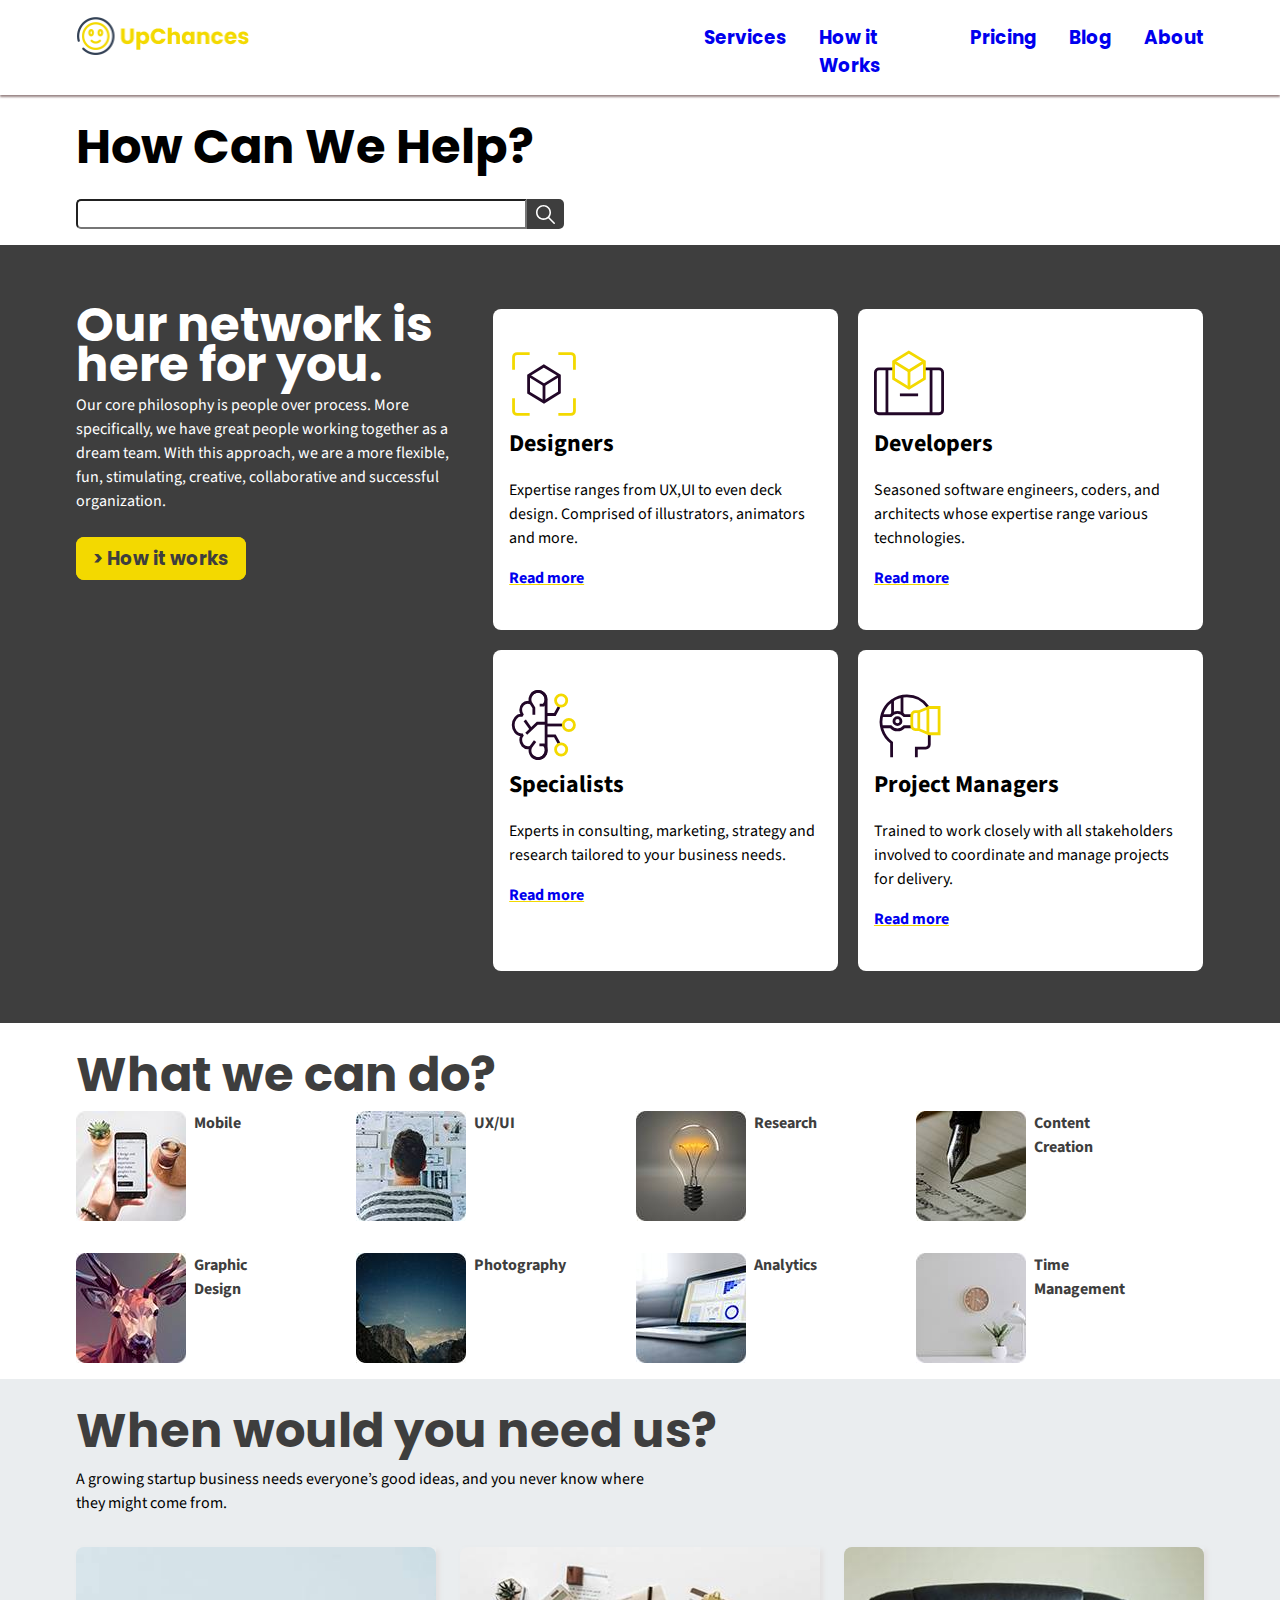
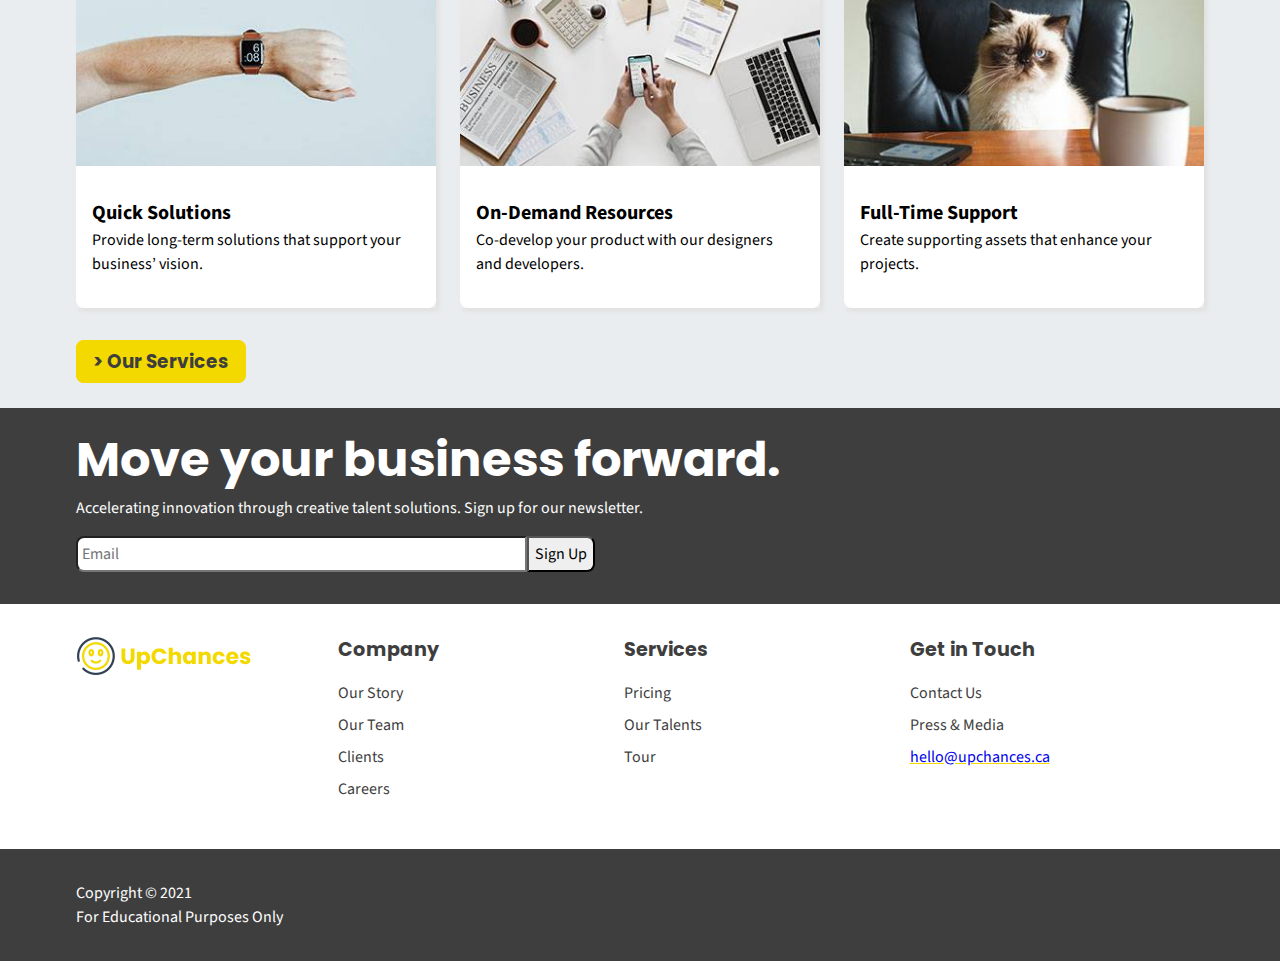
<file: index.html>
<!DOCTYPE html>
<html lang="en">
	<head>
		<meta charset="utf-8">
		<meta name="viewport" content="width=device-width, initial-scale=1.0">
		<title>Assignment 3 - upChances</title>

		<meta name="author" content="Julian De Leon | jdeleon9@nait.ca">
		<meta name="description" content="This is the framework for assignment 3 which demonstrates sticky elements, horizontal/parallax scrolling.">

		<!-- Google Fonts -->
		<link rel="preconnect" href="https://fonts.gstatic.com">
		<link href="https://fonts.googleapis.com/css2?family=Poppins&family=Source+Sans+Pro&display=swap" rel="stylesheet">

		<!-- Stylesheets -->
		<link rel="stylesheet" type="text/css" href="css/modern-reset.css">
		<link rel="stylesheet" type="text/css" href="css/styles.css">
	</head>

	<body>
		<header>
			<div class="header-bg">
			<div>
				<img src="img/logo.png" alt="UpChances logo">

				<svg xmlns="http://www.w3.org/2000/svg" xmlns:xlink="http://www.w3.org/1999/xlink" version="1.1" x="0px" y="0px" viewBox="0 0 100 125" enable-background="new 0 0 100 100" xml:space="preserve"><g><path d="M92.028,25h-84c-1.657,0-3-1.343-3-3V8c0-1.657,1.343-3,3-3h84c1.657,0,3,1.343,3,3v14C95.028,23.657,93.685,25,92.028,25z   "/></g><g><path d="M92.028,59.938h-84c-1.657,0-3-1.343-3-3v-14c0-1.657,1.343-3,3-3h84c1.657,0,3,1.343,3,3v14   C95.028,58.594,93.685,59.938,92.028,59.938z"/></g><g><path d="M92.028,94.875h-84c-1.657,0-3-1.343-3-3v-14c0-1.657,1.343-3,3-3h84c1.657,0,3,1.343,3,3v14   C95.028,93.532,93.685,94.875,92.028,94.875z"/></g></svg>							
			</div>	

			<nav>			
				<ul>
					<li><a href="#">Services</a></li>
					<li><a href="howItWorks.html">How it Works</a></li>
					<li><a href="#">Pricing</a></li>
					<li><a href="#">Blog</a></li>
					<li><a href="#">About</a></li>
				</ul>
			</nav>	
			</div>			
		</header>

		<main>
			<div>
				<div class="search">
					<p>How Can We Help?</p>
				
					<form action="#" role="search" method="GET">
						<label for="searchBar" class="sr-only">Search</label>
						<input id="searchBar" type="text" name="searchBar">
						<button type="submit" class="magnifyingGlass">
							<svg xmlns="http://www.w3.org/2000/svg" viewBox="0 0 488 488"><g><g><path fill-rule="evenodd" class="shp0" d="M481.8 481.6C473.6 489.8 461.4 489.8 453.2 481.6L312.7 341.1C279.7 367 238.1 382.5 192.9 382.5C86.5 382.5 0 296.8 0 191.4C0 86 86.7 0.2 193.1 0.2C299.5 0.2 386 85.9 386 191.3C386 237.5 369.4 279.8 341.8 312.9L481.8 453C490 461.2 490 473.4 481.8 481.6ZM192.9 341.5C276.6 341.5 344.8 274.2 344.8 191.4C344.8 108.6 276.6 41.3 192.9 41.3C109.2 41.3 41 108.6 41 191.4C41 274.1 109.2 341.5 192.9 341.5Z" /></g></g></svg>
						</button>
					</form>	
				</div>
			</div>

			<div class="BG-grey">
				<section>
					<div class="network">
						<h1>Our network is here for you.</h1>
						<p>
							Our core philosophy is people over process. More specifically, we have great people working together as a dream team. With this approach, we are a more flexible, fun, stimulating, creative, collaborative and successful organization.
						</p>
					

						<a href="howItWorks.html">&gt; How it works</a>
					</div>

					<div class="cards-1">
						<div>
							<svg viewBox="0 0 200 200" xmlns="http://www.w3.org/2000/svg"><title>Virtual Reality icons</title><line x1="100" y1="101.93" x2="100" y2="149.93" fill="none" stroke="#220728" stroke-miterlimit="10" stroke-width="8"/><line x1="56" y1="75.5" x2="100" y2="102.49" fill="none" stroke="#220728" stroke-miterlimit="10" stroke-width="7.94"/><line x1="144" y1="75.5" x2="100" y2="102.49" fill="none" stroke="#220728" stroke-miterlimit="10" stroke-width="8"/><polygon points="144 75.5 144 124.28 100 151.6 56 124.61 56 75.5 99.5 48.4 144 75.5" fill="none" stroke="#220728" stroke-miterlimit="10" stroke-width="8"/><path d="M187,141v36a10,10,0,0,1-10,10H141" fill="none" stroke="#f3d900" stroke-miterlimit="10" stroke-width="8"/><path d="M141,13h36a10,10,0,0,1,10,10V59" fill="none" stroke="#f3d900" stroke-miterlimit="10" stroke-width="8"/><path d="M13,59V23A10,10,0,0,1,23,13H59" fill="none" stroke="#f3d900" stroke-miterlimit="10" stroke-width="8"/><path d="M59,187H23a10,10,0,0,1-10-10V141" fill="none" stroke="#f3d900" stroke-miterlimit="10" stroke-width="8"/></svg>

							<h2>Designers</h2>
							<p>
								Expertise ranges from UX,UI to even deck design. Comprised of illustrators, animators and more.
							</p>
							<a href="#">Read more</a>
						</div>

						<div>
							<svg viewBox="0 0 200 200" xmlns="http://www.w3.org/2000/svg"><title>Virtual Reality icons</title><path d="M145,57h41a10,10,0,0,1,10,10V175a10,10,0,0,1-10,10H14A10,10,0,0,1,4,175V67A10,10,0,0,1,14,57H55.5" fill="none" stroke="#220728" stroke-miterlimit="10" stroke-width="8"/><line x1="163.03" y1="56.97" x2="163.03" y2="185.03" fill="none" stroke="#220728" stroke-miterlimit="10" stroke-width="8"/><line x1="36.97" y1="56.97" x2="36.97" y2="185.03" fill="none" stroke="#220728" stroke-miterlimit="10" stroke-width="8"/><line x1="100" y1="62.23" x2="100" y2="110.23" fill="none" stroke="#f3d900" stroke-miterlimit="10" stroke-width="8"/><line x1="56" y1="35.8" x2="100" y2="62.79" fill="none" stroke="#f3d900" stroke-miterlimit="10" stroke-width="7.94"/><line x1="144" y1="35.8" x2="100" y2="62.79" fill="none" stroke="#f3d900" stroke-miterlimit="10" stroke-width="8"/><polygon points="144 35.8 144 84.58 100 111.9 56 84.91 56 35.8 99.5 8.7 144 35.8" fill="none" stroke="#f3d900" stroke-miterlimit="10" stroke-width="8"/><line x1="74" y1="131" x2="126" y2="131" fill="none" stroke="#220728" stroke-miterlimit="10" stroke-width="8"/></svg>

							<h2>Developers</h2>
							<p>
								Seasoned software engineers, coders, and architects whose expertise range various technologies.
							</p>
							<a href="#">Read more</a>
						</div>

						<div>
							<svg viewBox="0 0 200 200" xmlns="http://www.w3.org/2000/svg"><title>artificial intelligence</title><path d="M106,27A23,23,0,1,0,62.45,37.33a18.45,18.45,0,0,0-9-2.33c-11,0-20,9.85-20,22a23.09,23.09,0,0,0,5.81,15.5A19.12,19.12,0,0,0,35,72c-12.7,0-23,12.54-23,28s10.3,28,23,28a19.12,19.12,0,0,0,4.31-.5A23.09,23.09,0,0,0,33.5,143c0,12.15,9,22,20,22a18.45,18.45,0,0,0,9-2.33A23,23,0,1,0,106,173c0-.34,0-0.67,0-1h0V28h0C106,27.67,106,27.34,106,27Z" fill="none" stroke="#220728" stroke-linejoin="bevel" stroke-width="8"/><path d="M67.26,189.26a23,23,0,0,0,32.53-32.53H86.9" fill="none" stroke="#220728" stroke-miterlimit="10" stroke-width="8"/><path d="M66.26,10.74A23,23,0,0,1,98.79,43.26H87.67" fill="none" stroke="#220728" stroke-miterlimit="10" stroke-width="8"/><polyline points="106 95 81 95 49.25 124.76" fill="none" stroke="#220728" stroke-miterlimit="10" stroke-width="8"/><line x1="44.97" y1="86.65" x2="62.45" y2="111.44" fill="none" stroke="#220728" stroke-miterlimit="10" stroke-width="8"/><line x1="62.45" y1="162.67" x2="74.5" y2="146" fill="none" stroke="#220728" stroke-miterlimit="10" stroke-width="8"/><polyline points="62.45 37.49 71 51 71 71" fill="none" stroke="#220728" stroke-miterlimit="10" stroke-width="8"/><line x1="152" y1="100" x2="104" y2="100" fill="none" stroke="#220728" stroke-miterlimit="10" stroke-width="8"/><polyline points="107 131 131 131 143 152.67" fill="none" stroke="#220728" stroke-miterlimit="10" stroke-width="8"/><polyline points="107 70 131 70 143 48.33" fill="none" stroke="#220728" stroke-miterlimit="10" stroke-width="8"/><circle cx="171" cy="100" r="16" fill="none" stroke="#f3d900" stroke-miterlimit="10" stroke-width="8"/><circle cx="149" cy="170" r="16" fill="none" stroke="#f3d900" stroke-miterlimit="10" stroke-width="8"/><circle cx="149" cy="30" r="16" fill="none" stroke="#f3d900" stroke-miterlimit="10" stroke-width="8"/></svg>

							<h2>Specialists</h2>
							<p>
								Experts in consulting, marketing, strategy and research tailored to your business needs.
							</p>
							<a href="#">Read more</a>
						</div>

						<div>
							<svg viewBox="0 0 200 200" xmlns="http://www.w3.org/2000/svg"><title>Virtual Reality icons</title><path d="M50.39,192l-0.16-41.61A73.91,73.91,0,0,1,94,16.91c25.05,0,46.81,12.46,60.41,31.53" fill="none" stroke="#220728" stroke-miterlimit="10" stroke-width="8"/><path d="M21,105H47.79a25,25,0,0,0,38.41,0H107" fill="none" stroke="#220728" stroke-miterlimit="10" stroke-width="8"/><path d="M107,73H86.21a25,25,0,0,0-38.41,0H21" fill="none" stroke="#220728" stroke-miterlimit="10" stroke-width="8"/><path d="M158,127v29a10,10,0,0,1-10,10H121v26" fill="none" stroke="#220728" stroke-miterlimit="10" stroke-width="8"/><line x1="154" y1="125" x2="154" y2="50" fill="none" stroke="#f3d900" stroke-miterlimit="10" stroke-width="8"/><path d="M128,113H118a10,10,0,0,1-10-10V72a10,10,0,0,1,10-10h10l29-12h29v75H157Z" fill="none" stroke="#f3d900" stroke-miterlimit="10" stroke-width="8"/><line x1="128" y1="111" x2="128" y2="62" fill="none" stroke="#f3d900" stroke-miterlimit="10" stroke-width="8"/><circle cx="67" cy="89" r="10" fill="none" stroke="#220728" stroke-miterlimit="10" stroke-width="8"/><line x1="53" y1="68.12" x2="53" y2="28" fill="none" stroke="#220728" stroke-miterlimit="10" stroke-width="8"/><line x1="80" y1="18" x2="80" y2="67.12" fill="none" stroke="#220728" stroke-miterlimit="10" stroke-width="8"/></svg>

							<h2>Project Managers</h2>
							<p>
								Trained to work closely with all stakeholders involved to coordinate and manage projects for delivery.
							</p>
							<a href="#">Read more</a>
						</div>
					</div> <!-- end of card container -->		
				</section> 
			</div> <!-- end of card BG -->	

			<section class="scroll-section">
				<h2>What we can do?</h2>

				<div class="horizontal-scroll">
					<div>
						<img src="img/mobile.jpg" alt="image of a hand holding a phone">
						<p>Mobile</p>
					</div>

					<div>
						<img src="img/uxui.jpg" alt="image of person looking at designs on a wall">
						<p>UX/UI</p>
					</div>

					<div>
						<img src="img/research.jpg" alt="image of a lightbulb">
						<p>Research</p>
					</div>

					<div>
						<img src="img/writing.jpg" alt="image of a calligraphy pen">
						<p>Content Creation</p>
					</div>

					<div>
						<img src="img/graphic.jpg" alt="image of a deer design">
						<p>Graphic Design</p>
					</div>

					<div>
						<img src="img/photography.jpg" alt="image of mountain landscape at dusk">
						<p>Photography</p>
					</div>

					<div>
						<img src="img/analytics.jpg" alt="image of laptop displaying analytics">
						<p>Analytics</p>
					</div>

					<div>
						<img src="img/time.jpg" alt="image of clock on a wall">
						<p>Time Management</p>
					</div>
				</div> <!-- end of scroll container -->	
			</section>

			<section class="cards-2-bg">
				<div class="cards-2">
					<h2>When would you need us?</h2>
					<p>A growing startup business needs everyone’s good ideas, and you never know where they might come from. </p>

					<div class="card-container">
						<div class="card">
							<picture>
								<source srcset="img/solutions-lg.jpg" media="(min-width: 750px)">
								<img src="img/solutions-thumb.jpg" alt="picture of arm wearing smartwatch">
							</picture>

							<div>
								<h3>Quick Solutions</h3>
								<p>
									Provide long-term solutions that support your business’ vision.
								</p>
							</div>
						</div>

						<div class="card">
							<picture>
								<source srcset="img/resources-lg.jpg" media="(min-width: 750px)">
								<img src="img/resources-thumb.jpg" alt="picture workspace desk">
							</picture>

							<div>
								<h3>On-Demand Resources</h3>
								<p>
									Co-develop your product with our designers and developers.
								</p>
							</div>
						</div>

						<div class="card">
							<picture>
								<source srcset="img/support-lg.jpg" media="(min-width: 750px)">
								<img src="img/support-thumb.jpg" alt="cat sitting in office chair">
							</picture>

							<div>
								<h3>Full-Time Support</h3>
								<p>
									Create supporting assets that enhance your projects.
								</p>
							</div>
						</div>
					</div> <!-- end of card container -->
					
					<a href="#">> Our Services</a>
				</div>
			</section>

			<div class="sign-up-bg">
				<section class="sign-up">
					<h2>Move your business forward.</h2>

					<p>
						Accelerating innovation through creative talent solutions. Sign up for our newsletter.
					</p>

					<form method="POST" action="#">
						<label for="email" class="sr-only">Email</label>
						<input type="email" id=email name="email" placeholder="Email" required>
						<input type="submit" value="Sign Up">
					</form>
				</section>
			</div>
		</main>

		<footer>
			<div class="footer-links">
				<img src="img/logo.png" alt="UpChances logo">

				<div class="footer-links-text">
					<div>
						<p>Company</p>
						<ul>
							<li>Our Story</li>
							<li>Our Team</li>
							<li>Clients</li>
							<li>Careers</li>
						</ul>
					</div>

					<div>
						<p>Services</p>
						<ul>
							<li>Pricing</li>
							<li>Our Talents</li>
							<li>Tour</li>						
						</ul>
					</div>

					<div>
						<p>Get in Touch</p>
						<ul>
							<li>Contact Us</li>
							<li>Press & Media</li>
							<li><a href="#">hello@upchances.ca</a></li>
						</ul>
					</div>
				</div>
			</div>

			<div class="footer-bg">
				<div>
					<p>Copyright &copy; 2021</p>
					<p>For Educational Purposes Only</p>
				</div>
			</div>
		</footer>

		<script src="js/main.js"></script>
	</body>
	
</html>
</file>
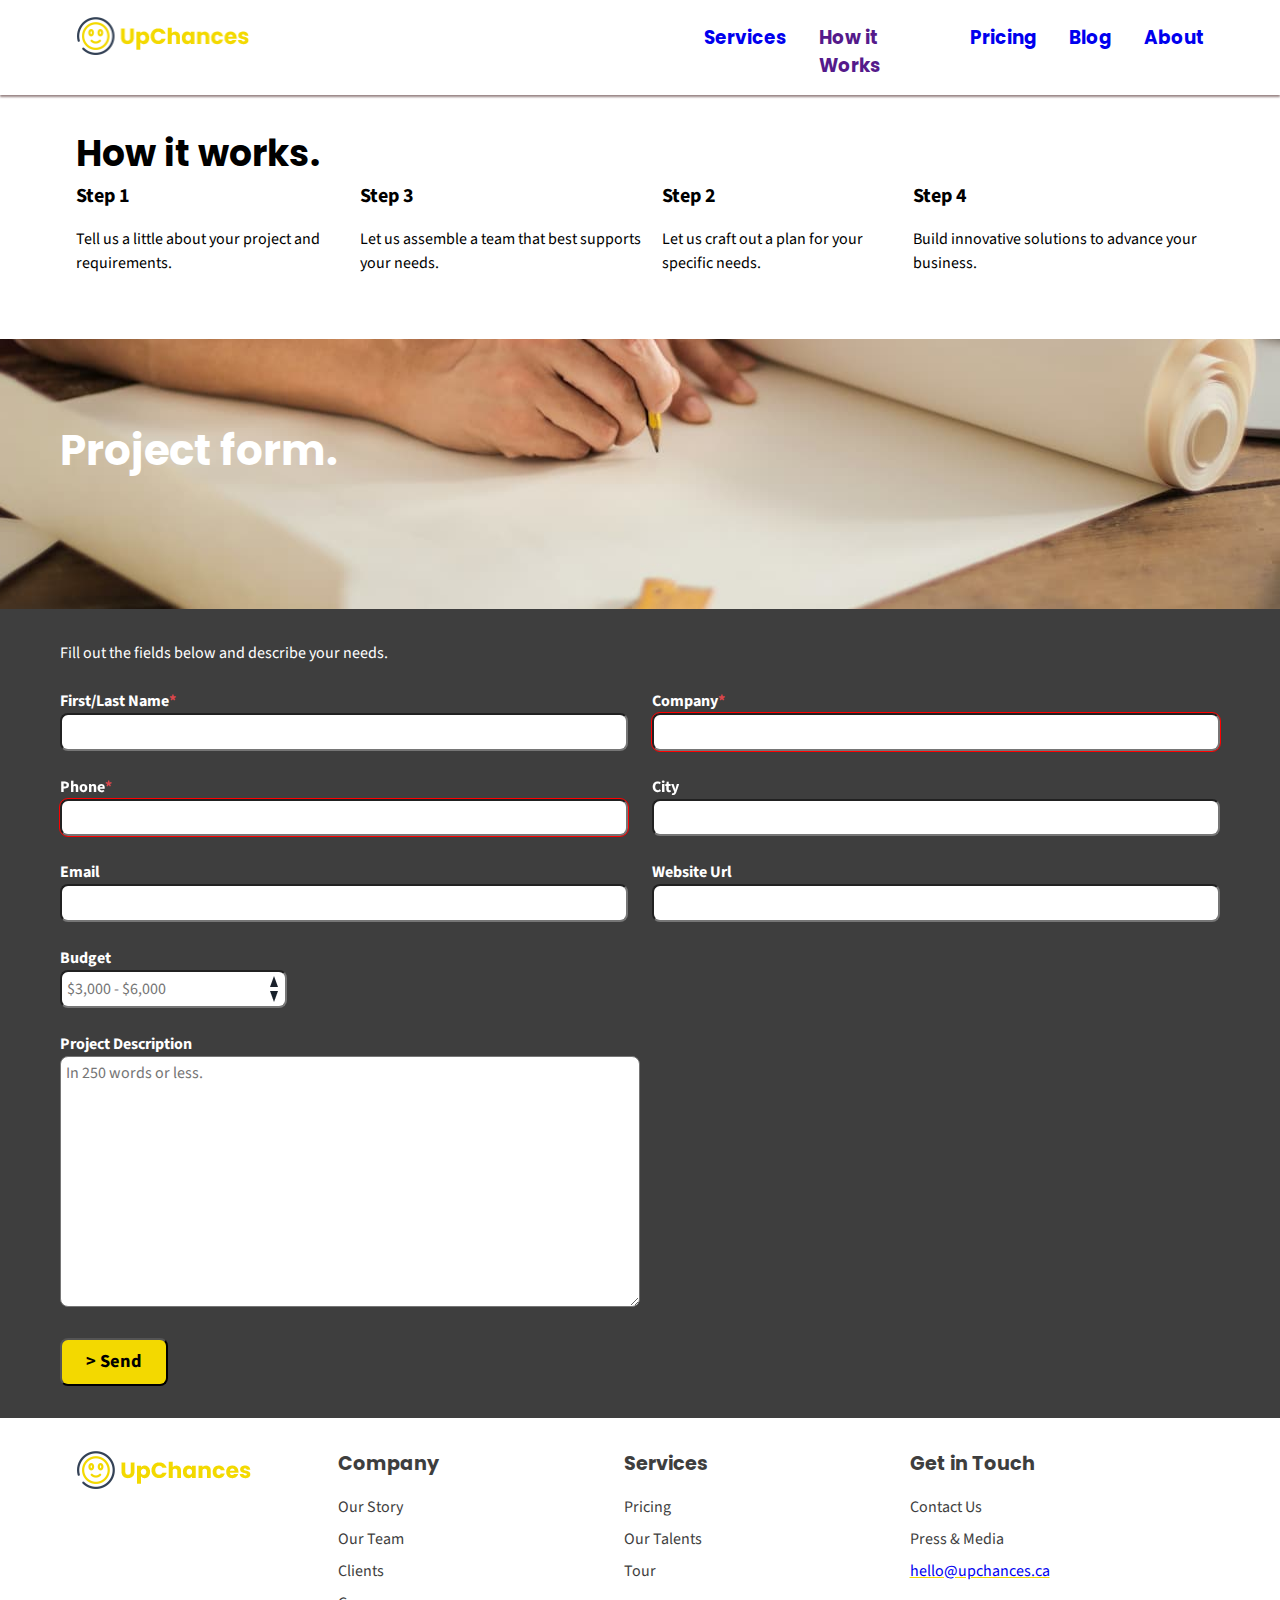
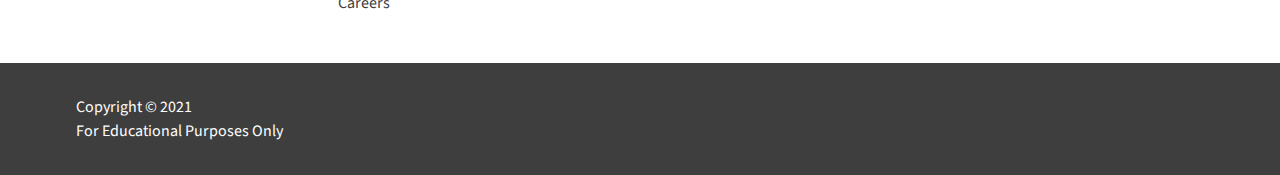
<file: howItWorks.html>
<!DOCTYPE html>
<html lang="en">
	<head>
		<meta charset="utf-8">
		<meta name="viewport" content="width=device-width, initial-scale=1.0">
		<title>Upchanes - How It Works</title>

		<meta name="author" content="Julian De Leon | jdeleon9@nait.ca">
		<meta name="description" content="This is the framework for assignment 3 which demonstrates sticky elements, horizontal/parallax scrolling.">

		<!-- Google Fonts -->
		<link rel="preconnect" href="https://fonts.gstatic.com">
		<link href="https://fonts.googleapis.com/css2?family=Poppins&family=Source+Sans+Pro&display=swap" rel="stylesheet">

		<!-- Stylesheets -->
		<link rel="stylesheet" type="text/css" href="css/modern-reset.css">
		<link rel="stylesheet" type="text/css" href="css/styles.css">
	</head>

	<body>
		<header>
			<div class="header-bg">
			<div>
				<a href="index.html"><img src="img/logo.png" alt="UpChances logo"></a>

				<svg xmlns="http://www.w3.org/2000/svg" xmlns:xlink="http://www.w3.org/1999/xlink" version="1.1" x="0px" y="0px" viewBox="0 0 100 125" enable-background="new 0 0 100 100" xml:space="preserve"><g><path d="M92.028,25h-84c-1.657,0-3-1.343-3-3V8c0-1.657,1.343-3,3-3h84c1.657,0,3,1.343,3,3v14C95.028,23.657,93.685,25,92.028,25z   "/></g><g><path d="M92.028,59.938h-84c-1.657,0-3-1.343-3-3v-14c0-1.657,1.343-3,3-3h84c1.657,0,3,1.343,3,3v14   C95.028,58.594,93.685,59.938,92.028,59.938z"/></g><g><path d="M92.028,94.875h-84c-1.657,0-3-1.343-3-3v-14c0-1.657,1.343-3,3-3h84c1.657,0,3,1.343,3,3v14   C95.028,93.532,93.685,94.875,92.028,94.875z"/></g></svg>							
			</div>	

			<nav>			
				<ul>
					<li><a href="#">Services</a></li>
					<li><a href="">How it Works</a></li>
					<li><a href="#">Pricing</a></li>
					<li><a href="#">Blog</a></li>
					<li><a href="#">About</a></li>
				</ul>
			</nav>	
			</div>			
		</header>

		<main>
			<div>
                <div class="steps">
                    <h1>How it works.</h1>

                    <div class="steps-content">
                        <div>
                            <h2>Step 1</h2>
                            <p>
                                Tell us a little about your project and requirements.                          
                            </p>
                        </div>

                        <div>
                            <h2>Step 2</h2>
                            <p>
                                Let us craft out a plan for your specific needs.
                            
                            </p>
                        </div>

                        <div>
                            <h2>Step 3</h2>
                            <p>
                                Let us assemble a team that best supports your needs.
                            
                            </p>
                        </div>

                        <div>
                            <h2>Step 4</h2>
                            <p>
                                Build innovative solutions to advance your business.
                            
                            </p>
                        </div>
                    </div>
                </div>
            </div>

            <div class="parallax-bg">
                <h2>Project form.</h2>
            </div>

            <div class="form-bg">
                <div class="form-content">
                    <p>
                        Fill out the fields below and describe your needs.
                    </p>

                    <form class="form" action="#" method="post">
                        <div>
                            <label for="name">First/Last Name<span>*</span></label>
                            <input type="text" name="name" id="name" autofocus required>
                        </div>

                        <div>
                            <label for="company">Company<span>*</span></label>
                            <input type="text" name="company" id="company" required>
                        </div>

                        <div>
                            <label for="phone">Phone<span>*</span></label>
                            <input type="tel" name="phone" id="phone" maxlength="10" required>
                        </div>

                        <div>
                            <label for="city">City</label>
                            <input type="text" name="city" id="city">
                        </div>

                        <div>
                            <label for="email">Email</label>
                            <input type="email" name="email" id="email" autocomplete="off">
                        </div>

                        <div>
                            <label for="url">Website Url</label>
                            <input type="url" name="url" id="url">
                        </div>

                        <div>
                            <label for="budget">Budget</label>
                            <input type="text" name="budget" id="budget" placeholder="$3,000 - $6,000">
                        </div>      

                        <div class="exclude">
                            <label for="description">Project Description</label>
                            <textarea name="description" id="description" cols="30" rows="10" placeholder="In 250 words or less."></textarea>
                        </div>

                        <input class="exclude" type="submit" id="submit" name="submit" value="> Send">
                    </form>
                </div>
            </div>

		</main>

		<footer>
			<div class="footer-links">
				<img src="img/logo.png" alt="UpChances logo">

				<div class="footer-links-text">
					<div>
						<p>Company</p>
						<ul>
							<li>Our Story</li>
							<li>Our Team</li>
							<li>Clients</li>
							<li>Careers</li>
						</ul>
					</div>

					<div>
						<p>Services</p>
						<ul>
							<li>Pricing</li>
							<li>Our Talents</li>
							<li>Tour</li>						
						</ul>
					</div>

					<div>
						<p>Get in Touch</p>
						<ul>
							<li>Contact Us</li>
							<li>Press & Media</li>
							<li><a href="#">hello@upchances.ca</a></li>
						</ul>
					</div>
				</div>
			</div>

			<div class="footer-bg">
				<div>
					<p>Copyright &copy; 2021</p>
					<p>For Educational Purposes Only</p>
				</div>
			</div>
		</footer>

		<script src="js/main.js"></script>
	</body>
	
</html>
</file>
<file: css/styles.css>
/* VARIABLES */
:root {
	--poppins: 'Poppins', sans-serif;
    --sourceSans: 'Source Sans Pro', sans-serif;

    --yellow: #f3d900;
    --grey: #3e3e3e;
}

/* UNIVERSAL STYLES */

.cards-1 svg {
    width: 70px;
}

.header-bg div {
    display: flex;
    justify-content: space-between;
    padding: 1rem;
    box-shadow: 0px 2px 2px rgba(145, 123, 123, 0.932);     
    background-color: #fff;
}

header {
    position: sticky;
    top: 0;  
}

.header-bg div>img {
    height: 40px;
}


/* HOME PAGE */

.header-bg div>svg {
    background-color: var(--yellow);
    height: 35px;
    width: 35px;
    padding: 0 7px;
    border-radius: 50%;  
}

nav ul li a {
    text-decoration: none;
    font-family: var(--poppins);
    font-size: 2.25rem;
    font-weight: bold;  
}

nav ul li {  
    border-top: 1px solid #d3d3d3;
    padding: 1rem;
    
}

nav ul {
    list-style-type: none;
    padding: 0;
    border-bottom: 1px solid #d3d3d3;   
}

header nav {
    position: absolute; 
    width: 100%; 
    background-color: #fff;
    max-height: 0;
    overflow: hidden;
    transition: max-height 0.5s ease-in-out;   
}

.show-nav {
    max-height: 450px;   
    z-index: 1;
}

.search {
    padding: 1rem;  
}

.search p {
    font-family: var(--poppins);
    font-weight: bold;
    font-size: 3rem;
}

.sr-only {
	position: absolute;
	left: -9999px;
	top: auto;
	width: 1px;
	height: 1px;
	overflow: hidden;
}

.magnifyingGlass {
    border: none;
    background-color: var(--grey);
    border-top-right-radius: 5px;
    border-bottom-right-radius: 5px;
}

.magnifyingGlass:hover {
    cursor: pointer;
}

.magnifyingGlass svg {
    width: 25px;
    padding: 3px;
    fill: #fff;
    vertical-align: middle;
}

form[role=search] {
    display: flex;
}

input[id=searchBar] {
    width: 100%;
    border-top-left-radius: 5px;
    border-bottom-left-radius: 5px;
}

.BG-grey {
    background-color: var(--grey);
}

.BG-grey section {
    margin-top: 2rem;
    padding: 2rem 1rem;
}

.network h1 {
    color: #fff;
    font-family: var(--poppins);
    font-size: 3rem;
    line-height: 2.5rem;
    margin-bottom: 0.5rem;
}

.network p {
    color: #fff;
    font-family: var(--sourceSans);
    font-size: 1rem;
    margin-bottom: 2rem;
}

.network a {
    color: var(--grey);
    font-size: 1.15rem;
    font-family: var(--poppins);
    font-weight: bold;
    border: 1px solid var(--yellow);
    background-color: var(--yellow);
    text-decoration: none;
    border-radius: 0.5rem;
    padding: 0.5rem 1rem;
}

.cards-1 {
    background-color: #fff;
    margin-top: 2rem;
    border-radius: 5px;
    padding: 2.5rem 1rem 0.5rem 1rem;
    font-family: var(--sourceSans);
}

.cards-1 div a {
    text-decoration-color: var(--yellow);
    
    font-weight: bold;
}

.cards-1 div p {
    margin: 1rem 0;
}

.cards-1 div {
    margin-bottom: 2rem;
}

.horizontal-scroll {
    display: grid;
    column-gap: 1rem;
    grid-template-columns: repeat(4, 200px);   
    overflow: scroll;
}

.horizontal-scroll::-webkit-scrollbar {
    background: transparent;
    width: 0;
}

.horizontal-scroll div {
    display: flex;
    padding: 1rem;
}

.horizontal-scroll div p { 
    padding-left: 0.5rem;   
    color: var(--grey);
    font-weight: 700;
    font-family: var(--sourceSans);
}

.scroll-section h2 {
    padding: 2rem 0 0 1rem;
    color: var(--grey);
    font-family: var(--poppins);
    font-weight: 700;
    font-size: 3rem;
    line-height: 2.5rem;
}

.cards-2 h2 {
    font-size: 3rem;  
    line-height: 2.5rem; 
    color: var(--grey);
    font-weight: 700;
    font-family: var(--poppins);
    margin-bottom: 1rem;
}

.cards-2 {
    padding: 2rem 1rem;
}

.cards-2 h3 {
    font-family: var(--sourceSans);
    font-size: 1.25rem;
    font-weight: 700;
}

.cards-2 p {
    font-family: var(--sourceSans);
}

.cards-2 > p {
    margin-bottom: 2rem;
}

.cards-2-bg {
    background-color: #eaedef;
}

.card div {
    padding: 2rem 2rem 2rem 1rem;
    background-color: #fff;   
    border-bottom-left-radius: 0.5rem;
    border-bottom-right-radius: 0.5rem;
}

.card picture img {   
    border-top-left-radius: 0.5rem;
    border-top-right-radius: 0.5rem;
}

.card {   
    box-shadow: 3px 3px 5px #e2dfdf;
    margin-bottom: 2.5rem;
}

.cards-2 a {
    color: var(--grey);
    font-size: 1.15rem;
    font-family: var(--poppins);
    font-weight: bold;
    border: 1px solid var(--yellow);
    background-color: var(--yellow);
    text-decoration: none;
    border-radius: 0.5rem;
    padding: 0.5rem 1rem;
}

.sign-up-bg {
    background-color: var(--grey);
}

.sign-up h2 {
    font-family: var(--poppins);
    font-weight: 700;
    color: #fff;
    font-size: 3rem;
    line-height: 2.5rem;
}

.sign-up {
    padding: 2rem 1rem 2rem 1rem;
}

.sign-up p {
    font-family: var(--sourceSans);
    color: #fff;
    margin: 1rem 0;
}

.sign-up form {
    display: flex;
}

.sign-up form input[type=email] {
    padding: 0.25rem;
    font-family: var(--sourceSans);
    border-top-left-radius: 0.5rem;
    border-bottom-left-radius: 0.5rem;
    width: 100%;
}

.sign-up input[type=submit] {
    font-family: var(--sourceSans);
    border-top-right-radius: 0.5rem;
    border-bottom-right-radius: 0.5rem;
}

.footer-links {
    padding: 2rem 1rem;
    color: var(--grey);
}

.footer-links img {
    margin-bottom: 2rem;
}

.footer-bg {
    background-color: var(--grey);
}

.footer-bg div {
    font-family: var(--sourceSans);
    color: #fff;
    padding: 2rem 1rem;
}

.footer-links-text div p {
    font-family: var(--poppins);
    font-weight: 700;
    font-size: 1.2rem;
}

.footer-links-text ul {
    list-style-type: none;
    padding: 0;
}

.footer-links-text ul li a {
    text-decoration-color: var(--yellow);
    
}

.footer-links-text ul li {
    font-family: var(--sourceSans);
    margin-bottom: 0.5rem;
}

/* HOW IT WORKS */

.steps p, .form-content p {
    font-family: var(--sourceSans);
}

.steps-content h2 {
    font-family: var(--sourceSans);
    font-size: 1.25rem;
    font-weight: 700;
}

.form label {
    font-family: var(--sourceSans);
    font-weight: bold;
    display: block;
}

.form label span {
    color: #db464b;
}

.form-bg {
    background-color: var(--grey);
    color: #fff;
    padding: 2rem 1rem;
}

.form-content p {
    padding-bottom: 1.5rem;
}

.steps h1 {
    font-family: var(--poppins);
    font-weight: 700;
    font-size: 2.25rem;
}

.steps {
    padding: 2rem 1rem;
}

.steps-content div {
    padding-bottom: 2rem;
}

.steps-content div h2 {
    padding-bottom: 1rem;
}

.parallax-bg {
    background-image: url('../img/form-banner-sm.jpg');
    background-position: center bottom;
    height: 270px;
    background-repeat: no-repeat;
    background-attachment: fixed;
    color: #fff;
    font-family: var(--poppins);
    font-weight: 700;
    font-size: 1.75rem;
    padding: 5rem 1rem;
}

form div {
    padding-bottom: 1.5rem;
}

.form input, textarea {
    width: 100%;
    border-radius: 0.5rem;
    font-family: var(--sourceSans);
    padding: 0.3rem;
}

*:focus {
	outline: none !important;
}

.form input[id=name]:invalid,
.form input[id=company]:invalid,
.form input[type=tel]:invalid {
    outline: 1px solid red;
}

.form input[id=name]:valid,
.form input[id=company]:valid,
.form input[type=tel]:valid {
    outline: 1px solid green;
    background-image: url('../img/checkmark.svg');
    background-repeat: no-repeat;
    background-position: center right 5px;
}

.form input[id=budget] {
    background-image: url('../img/select-arrow.png');
    background-repeat: no-repeat;
    background-position: center right 5px;

}

.form input[type=submit] {
    width: unset;
    background-color: var(--yellow);
    font-weight: bold;
    font-size: 1.15rem;
    padding: 0.5rem 1.5rem;
}


/* Two-column View */
@media only screen and (min-width: 750px) {
    .search p {
        margin-bottom: 1rem;
    }

    .network p, .cards-2>p, .sign-up p {
        padding-right: 10rem;
    }

    .cards-1 {
        display: flex;
        flex-wrap: wrap;     
        background-color: unset;
        margin: 0;
        padding: 2rem 0 0 0;
    }

    .cards-1 div {
        width: 48.5%;
        background-color: #fff;
        padding: 2.5rem 1rem;
        border-radius: 0.5rem;
        margin-bottom: 1.25rem;
    }

    .cards-1 div:nth-child(odd) {
        margin-right: 1.25rem;
    }

    .card {
        display: flex;
    }

    .card div {
        width: 50%;
        border-top-right-radius: 0.5rem;
        border-bottom-right-radius: 0.5rem;
        border-bottom-left-radius: 0;
    }

    .card picture img {
        border-top-left-radius: 0.5rem;
        border-bottom-left-radius: 0.5rem;
        border-top-right-radius: 0;
    }

    .footer-links-text {
        display: flex;   
    }

    .footer-links-text div {
        width: 33%;
    }  

    .steps-content {
        display: flex;
        
        flex-wrap: wrap;
    }

    .steps-content div {
       width: 50%;
    }

    .steps-content div:nth-child(1) {
        order: 0;
    }

    .steps-content div:nth-child(2) {
        order: 2;
    }

    .steps-content div:nth-child(3) {
        order: 1;
    }

    .steps-content div:nth-child(4) {
        order: 3;
    }

    .parallax-bg {
        background-image: url('../img/form-banner-md.jpg');
        background-position: center;
    }

    .form {
        display: flex;   
        flex-wrap: wrap;
        justify-content: space-between;
    }

    div.exclude {
        flex-basis: 100%;
    }

    .form div:not(.exclude) {
       width: 49%
    }

}

/* Largest View */
@media only screen and (min-width: 1160px) {
    .header-bg svg {
        display: none;
    }

    .header-bg nav {
        max-height: unset;
        position: unset;
        margin: 0.5rem 0 0 26rem;
    }

    .network p {
        padding-right: 0;
    }

    .cards-2>p, .sign-up p {
        padding-right: 35rem;
    }

    header {
        box-shadow: 0px 2px 2px rgba(145, 123, 123, 0.932);
        background-color: #fff;  
    }

    .header-bg {
        display: flex;      
        width: 1160px;
        margin: 0 auto;
    }

    .header-bg div {
        width: 425px;
        box-shadow: none;
    }

    .header-bg nav ul {
        display: flex;
        margin: 0;
        border: 0;
    }

    .header-bg nav ul li {
        border: none;
    }

    .header-bg nav ul li a {
        font-size: 1.15rem;
    }

    input[id=searchBar] {
        width: 40%;
    }

    .BG-grey section {
        display: flex;
        width: 1160px;
        margin: 0 auto;
    }

    .network {
        margin: 1.75rem 1rem 0 0;
    }

    .horizontal-scroll {
        column-gap: 5rem;
        width: 1160px;
        margin: 0 auto;
    }

    .scroll-section h2 {
        width: 1160px;
        margin: 0 auto;
    }

    .card-container {
        display: flex;
        justify-content: space-between;
    }

    .cards-2 {
        width: 1160px;
        margin: 0 auto;
    }

    .card {
        display: block;
        width: 360px;
    }

    .card div {
        width: 360px;
        border-bottom-left-radius: 0.5rem;
        border-top-right-radius: 0;
    }

    .card picture img {      
        border-top-right-radius: 0.5rem;
        border-bottom-left-radius: 0;
    }

    .search {
        width: 1160px;
        margin: 0 auto;
    }

    .sign-up form input[type=email] {
        width: 40%;
    }

    .sign-up {
        width: 1160px;
        margin: 0 auto;
    }

    .footer-links, .footer-bg div {
        width: 1160px;
        margin: 0 auto;
    }

    .footer-links {
        display: flex;
    }

    .footer-links img {
       height: 40px;
       margin-right: 5rem;
    }

    .footer-links-text {
        width: 80%;
    }

    .steps-content {
        flex-wrap: nowrap;
    }

    .steps-content div {
        width: initial;
    }

    .parallax-bg {
        background-image: url('../img/form-banner-lg.jpg');
        background-position: center bottom;
    }

    input[id=budget] {
        width: 40%;
    }

    .form textarea {
        width: 50%;
    }

    .steps {
        width: 1160px;
        margin: 0 auto;
    }

    .parallax-bg h2 {
        width: 1160px;
        margin: 0 auto;
    }

    .form-content {
        width: 1160px;
        margin: 0 auto;
    }

}
</file>
